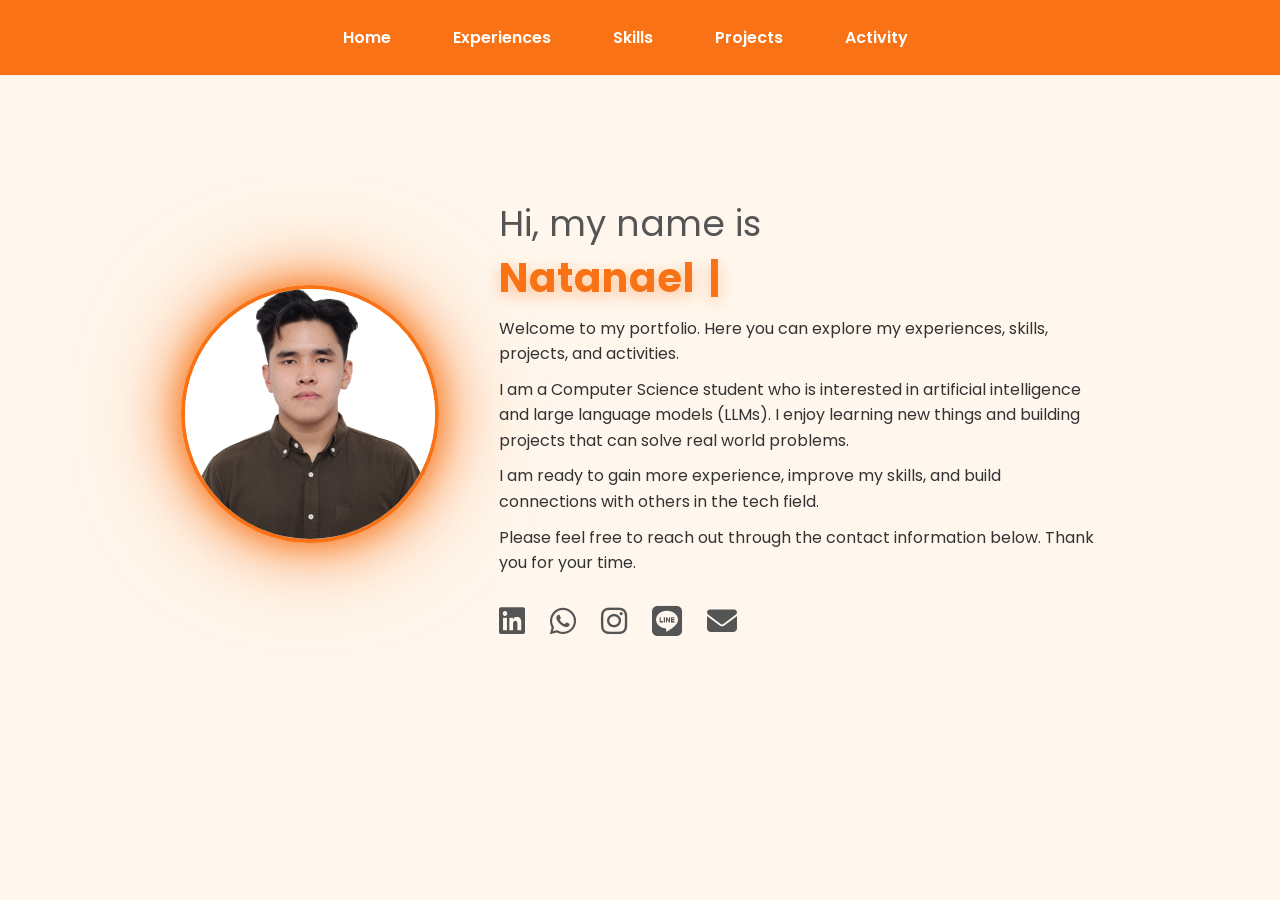
<file: index.html>
<!DOCTYPE html>
<html lang="en">
<!-- <head>
  <meta charset="UTF-8">
  <title>Natanael Portfolio</title> -->
  
<head>
  <meta charset="UTF-8">
  <meta name="viewport" content="width=device-width, initial-scale=1.0">
  <title>Natanael Portfolio</title>






  <link href="https://fonts.googleapis.com/css2?family=Poppins:wght@300;400;600;700&display=swap" rel="stylesheet">

  <link rel="stylesheet" href="style.css">
  <link rel="stylesheet" href="https://cdnjs.cloudflare.com/ajax/libs/font-awesome/6.5.0/css/all.min.css">
</head>

<body>



<div id="mobile-popup" class="popup">
  <div class="popup-content">
    <p>For the best experience, please open this website on a laptop or desktop.</p>
    <button onclick="closePopup()">Got it</button>
  </div>
</div>


<nav>
  <ul class="navbar">
    <li><a href="index.html" class="nav-link">Home</a></li>
    <li><a href="experience.html" class="nav-link">Experiences</a></li>
    <li><a href="skills.html" class="nav-link">Skills</a></li>
    <li><a href="projects.html" class="nav-link">Projects</a></li>
    <li><a href="activity.html" class="nav-link">Activity</a></li>

    <div class="nav-indicator"></div>
</ul>
</nav>

<header class="hero">

  <div class="hero-left">
    <img src="foto.JPG" alt="profile" class="hero-img">
  </div>

  <div class="hero-right">
    <h1>
      <span class="intro">Hi, my name is</span><br>
      <span class="highlight" id="typing"></span>
    </h1>

    <p>
 Welcome to my portfolio. Here you can explore my experiences, skills, 
  projects, and activities.
</p>

<p>

  I am a Computer Science student who is interested in artificial intelligence 
  and large language models (LLMs). I enjoy learning new things and building 
  projects that can solve real world problems.
</p>
<p>
  I am ready to gain more experience, improve my skills, and build connections 
  with others in the tech field.
</p>

<p>
 Please feel free to reach out through the contact information below. Thank you for your time.

    <div class="social-icons">

  <!-- LinkedIn -->
  <a href="https://www.linkedin.com/in/natanael-vito-andriko-4373a333b/" target="_blank" rel="noopener noreferrer">
    <i class="fab fa-linkedin"></i>
  </a>

  <!-- WhatsApp -->
  <a href="https://wa.me/628122576633" target="_blank" rel="noopener noreferrer">
    <i class="fab fa-whatsapp"></i>
  </a>

  <!-- Instagram -->
  <a href="https://www.instagram.com/vitoandriko" target="_blank" rel="noopener noreferrer">
    <i class="fab fa-instagram"></i>
  </a>

  <!-- LINE -->
  <a href="https://line.me/ti/p/~vitoandriko" target="_blank" rel="noopener noreferrer">
    <i class="fab fa-line"></i>
  </a>

  <!-- Gmail -->
  <a href="mailto:vitoandriko@gmail.com">
    <i class="fas fa-envelope"></i>
  </a>

</div>

  </div>

</header>
<script>
const text = "Natanael Vito Andriko";
let i = 0;

// function typing() {
//   if (i < text.length) {
//     document.getElementById("typing").innerHTML += text.charAt(i);
//     i++;
//     setTimeout(typing, 150);
//   }
// }

// typing();

function startTyping() {
  const text = "Natanael Vito Andriko";
  let i = 0;

  function typing() {
    if (i < text.length) {
      document.getElementById("typing").innerHTML += text.charAt(i);
      i++;
      setTimeout(typing, 150);
    }
  }

  typing();
}


</script>

<script>
const links = document.querySelectorAll('.navbar a');

links.forEach(link => {
  link.addEventListener('click', function(e) {
    const circle = document.createElement("span");
    const diameter = Math.max(this.clientWidth, this.clientHeight);
    const radius = diameter / 2;

    circle.style.width = circle.style.height = `${diameter}px`;
    circle.style.left = `${e.clientX - this.getBoundingClientRect().left - radius}px`;
    circle.style.top = `${e.clientY - this.getBoundingClientRect().top - radius}px`;

    this.appendChild(circle);

    setTimeout(() => circle.remove(), 800);
  });
});
</script>


<div class="cursor"></div>

<script>
const cursor = document.querySelector(".cursor");

let mouseX = 0;
let mouseY = 0;

let currentX = 0;
let currentY = 0;

document.addEventListener("mousemove", (e) => {
  mouseX = e.clientX;
  mouseY = e.clientY;
});

function animate() {
  currentX += (mouseX - currentX) * 0.15;
  currentY += (mouseY - currentY) * 0.15;

  cursor.style.left = currentX + "px";
  cursor.style.top = currentY + "px";

  requestAnimationFrame(animate);
}

animate();
</script>







<!-- <script>
function closePopup() {
  document.getElementById("mobile-popup").style.display = "none";
}

// cek kalau HP
window.addEventListener("load", () => {
  if (screen.width <= 768) {
    document.getElementById("mobile-popup").style.display = "flex";
  }
});
</script> -->


<script>
// function closePopup() {
//   const popup = document.getElementById("mobile-popup");
//   popup.classList.remove("show");

//   setTimeout(() => {
//     popup.style.display = "none";
//   }, 400);
// }


// function closePopup() {
//   const popup = document.getElementById("mobile-popup");
//   popup.classList.remove("show");

//   setTimeout(() => {
//     popup.style.display = "none";
//     startTyping(); // 🔥 INI PENTING
//   }, 400);
// }


function closePopup() {
  const popup = document.getElementById("mobile-popup");

  popup.classList.remove("show");

  sessionStorage.setItem("seenPopup", "true");

  setTimeout(() => {
  popup.style.display = "none";
  startTyping(); // 🔥 TAMBAH INI
}, 400);
}



// window.addEventListener("load", () => {
//   if (screen.width <= 768) {
//     const popup = document.getElementById("mobile-popup");
//     popup.style.display = "flex";

//     setTimeout(() => {
//       popup.classList.add("show");
//     }, 10);
//   } else {
//     startTyping(); // 🔥 biar desktop langsung jalan
//   }
// });

// window.addEventListener("load", () => {
//   const popup = document.getElementById("mobile-popup");

//   const seen = localStorage.getItem("seenPopup");

//   if (window.innerWidth <= 768 && !seen) {
//     popup.style.display = "flex";

//     setTimeout(() => {
//       popup.classList.add("show");
//     }, 10);
//   }
// });



// window.addEventListener("load", () => {
//   const popup = document.getElementById("mobile-popup");
//   const seen = localStorage.getItem("seenPopup");

//   if (window.innerWidth <= 768 && !seen) {
//     popup.style.display = "flex";

//     setTimeout(() => {
//       popup.classList.add("show");
//     }, 10);
//   } else {
//     startTyping(); // 🔥 INI YANG LO KURANG
//   }
// });




//   const isReload = performance.navigation.type === 1;

//   // reset kalau refresh
//   if (isReload) {
//     sessionStorage.removeItem("seenPopup");
//   }

//   const seen = sessionStorage.getItem("seenPopup");

//   const isMobile = window.innerWidth <= 768;

//   if (isMobile && !seen) {
//     popup.style.display = "flex";

//     setTimeout(() => {
//       popup.classList.add("show");
//     }, 50);
//   } else {
//     startTyping();
//   }
// });



  // const seen = sessionStorage.getItem("seenPopup");




// INI YANG BENERRRRRRRRRRRRRR

// window.addEventListener("DOMContentLoaded", () => {
//   const popup = document.getElementById("mobile-popup");
// const navType = performance.getEntriesByType("navigation")[0].type;
// const seen = sessionStorage.getItem("seenPopup");

// // kalau refresh → reset popup
// if (navType === "reload") {
//   sessionStorage.removeItem("seenPopup");
// }


//   const isMobile = window.innerWidth <= 768 || navigator.userAgent.includes("Mobile");

//   console.log("isMobile:", isMobile);

//   if (isMobile && !seen) {
//     popup.style.display = "flex";

//     setTimeout(() => {
//       popup.classList.add("show");
//     }, 50);
//   } else {
//     startTyping();
//   }



// SAMPE SINIIIIIIIII



// const navType = performance.getEntriesByType("navigation")[0].type;

// // 🔥 1. HAPUS DULU kalau reload
// if (navType === "reload") {
//   sessionStorage.removeItem("seenPopup");
// }

// // 🔥 2. BARU AMBIL
// const seen = sessionStorage.getItem("seenPopup");

// const isMobile = window.innerWidth <= 768;

// if (isMobile && !seen) {
//   popup.style.display = "flex";

//   setTimeout(() => {
//     popup.classList.add("show");
//   }, 50);
// } else {
//   startTyping();
// }


window.addEventListener("DOMContentLoaded", () => {
  const popup = document.getElementById("mobile-popup");

  // 🔥 detect reload / navigation
  let navType = "navigate";

  const navEntry = performance.getEntriesByType("navigation")[0];
  if (navEntry) {
    navType = navEntry.type;
  } else if (performance.navigation) {
    navType = performance.navigation.type === 1 ? "reload" : "navigate";
  }

  console.log("navType:", navType);

  // 🔥 kalau refresh → reset popup
  if (navType === "reload") {
    sessionStorage.removeItem("seenPopup");
  }

  const seen = sessionStorage.getItem("seenPopup");

  // 🔥 sementara paksa TRUE biar pasti muncul di devtools
  const isMobile = window.innerWidth <= 768 || navigator.userAgent.includes("Mobile");

  if (isMobile && !seen) {
    popup.style.display = "flex";

    setTimeout(() => {
      popup.classList.add("show");
    }, 50);
  } else {
    startTyping();
  }
});

</script>



</body>

</html>
</file>
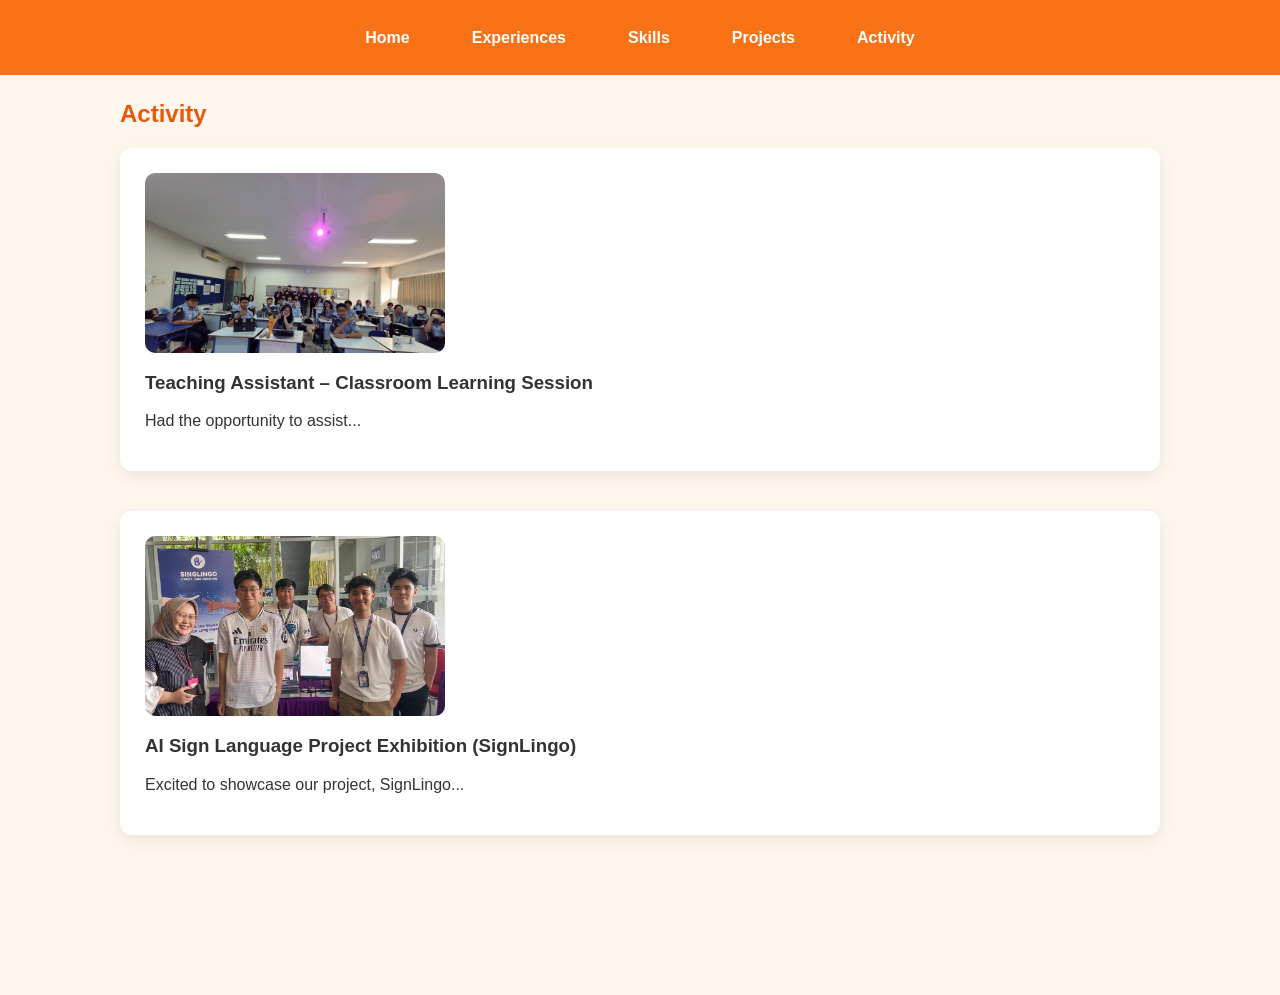
<file: activity.html>
<!DOCTYPE html>
<html lang="en">
<head>
  <meta charset="UTF-8">
  <meta name="viewport" content="width=device-width, initial-scale=1.0">
  <title>Activity</title>
  <link rel="stylesheet" href="style.css">
</head>
<body>

<nav>
  <ul class="navbar">
    <li><a href="index.html">Home</a></li>
    <li><a href="experience.html">Experiences</a></li>
    <li><a href="skills.html">Skills</a></li>
    <li><a href="projects.html">Projects</a></li>
    <li><a href="activity.html">Activity</a></li>
  </ul>
</nav>

<section class="page">
  <h2>Activity
  </h2>

  <div class="project-card" onclick="toggleProject(this)">

  <div class="project-images">
    <img src="activity.jpeg" class="project-img">
  </div>

  <h3>Teaching Assistant – Classroom Learning Session</h3>

<p class="short-text">
  Had the opportunity to assist...
</p>

<p class="full-text">
  Had the opportunity to assist in a classroom learning session at Athalia School BSD.
  During the session, I helped guide students through learning activities and interacted 
  with them in a friendly and supportive way. Creating a comfortable and positive 
  atmosphere helped students stay engaged and enjoy the learning process.
  This experience strengthened my communication, teamwork, and mentoring 
  skills while working with younger students.
</p>

</div>


<div class="project-card" onclick="toggleProject(this)">

  <div class="project-images">
    <img src="signlingo.jpeg" class="project-img">
  </div>

  <h3>AI Sign Language Project Exhibition (SignLingo)</h3>

  <p class="short-text">
    Excited to showcase our project, SignLingo...
  </p>

  <p class="full-text">
    Excited to showcase our project, SignLingo, during a technology exhibition.
    SignLingo is an AI-powered sign language learning platform designed to help 
    users learn sign language through interactive lessons, quizzes, and gesture recognition.
    During the exhibition, we demonstrated how the system works and explained how 
    AI can be used to recognize hand gestures and support accessible learning.
    It was a great experience presenting the project and discussing the technology 
    behind it with visitors.
  </p>

</div>


</section>
<script>
document.querySelectorAll("a").forEach(link => {
  link.addEventListener("click", function(e) {
    if (this.href && this.href.includes(".html")) {
      e.preventDefault();

      document.body.classList.add("fade-out");

      setTimeout(() => {
        window.location = this.href;
      }, 300);
    }
  });
});
</script>
<div class="cursor"></div>

<script>
const cursor = document.querySelector(".cursor");

let mouseX = 0;
let mouseY = 0;

let currentX = 0;
let currentY = 0;

document.addEventListener("mousemove", (e) => {
  mouseX = e.clientX;
  mouseY = e.clientY;
});

function animate() {
  currentX += (mouseX - currentX) * 0.15;
  currentY += (mouseY - currentY) * 0.15;

  cursor.style.left = currentX + "px";
  cursor.style.top = currentY + "px";

  requestAnimationFrame(animate);
}

animate();
</script>

<script>
window.addEventListener("scroll", () => {
  const nav = document.querySelector("nav");

  if (window.scrollY > 50) {
    nav.classList.add("shrink");
  } else {
    nav.classList.remove("shrink");
  }
});
</script>

<script>
const reveals = document.querySelectorAll(".reveal");

window.addEventListener("scroll", () => {
  reveals.forEach(el => {
    const top = el.getBoundingClientRect().top;
    const windowHeight = window.innerHeight;

    if (top < windowHeight - 100) {
      el.classList.add("active");
    }
  });
});
</script>


<script>
window.addEventListener("load", () => {
  const loader = document.getElementById("loader");

  loader.style.opacity = "0";

  setTimeout(() => {
    loader.style.display = "none";
  }, 500);
});
</script>

</body>
</html>
</file>
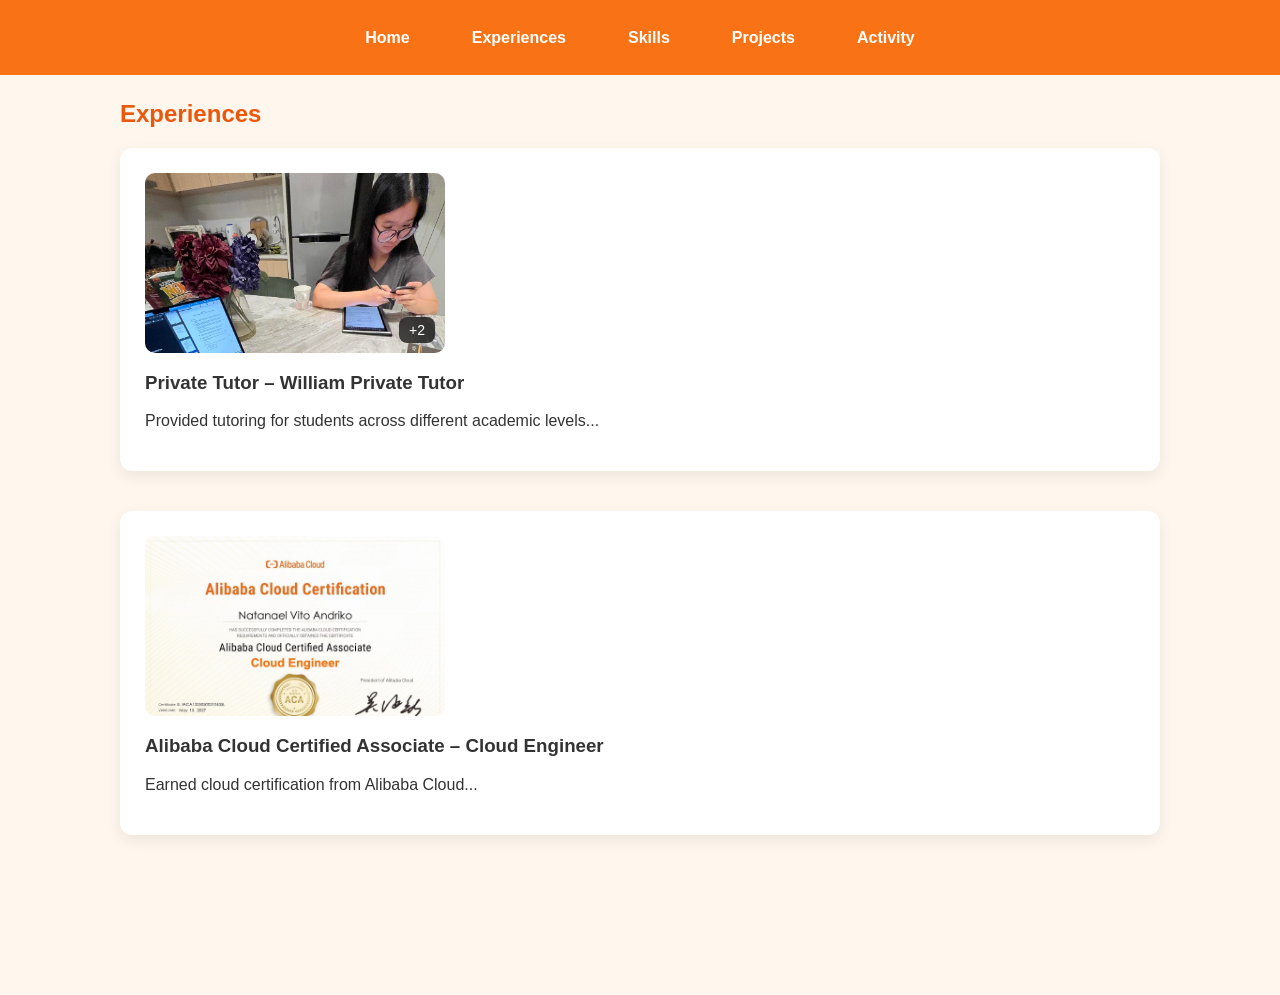
<file: experience.html>
<!DOCTYPE html>
<html lang="en">
<head>
  <meta charset="UTF-8">
  <meta name="viewport" content="width=device-width, initial-scale=1.0">
  <title>Experience</title>
  <link rel="stylesheet" href="style.css">
</head>
<body class="experience-page">

  
<!-- <nav>
  <ul class="navbar">
    <li><a href="index.html">Home</a></li>
    <li><a href="experience.html">Experience</a></li>
    <li><a href="skills.html">Skills</a></li>
    <li><a href="projects.html">Projects</a></li>
    <li><a href="activity.html">Activity</a></li>
  </ul>
</nav> -->

<nav>
  <ul class="navbar">
    <li><a href="index.html" class="nav-link">Home</a></li>
    <li><a href="experience.html" class="nav-link">Experiences</a></li>
    <li><a href="skills.html" class="nav-link">Skills</a></li>
    <li><a href="projects.html" class="nav-link">Projects</a></li>
    <li><a href="activity.html" class="nav-link">Activity</a></li>


</ul>
<div class="nav-indicator"></div>
</nav>




<section class="page">
  <h2>Experiences</h2>

  <div class="project-card ">

   <div class="project-images">
    <img src="les1.jpeg" class="project-img">
    <img src="les2.jpeg" class="project-img extra-img img2">
    <img src="les3.jpeg" class="project-img extra-img img3">
    <div class="more-img">+2</div>
    
  </div>

  <h3>Private Tutor – William Private Tutor</h3>

  <p class="short-text">
    Provided tutoring for students across different academic levels...
  </p>

  <p class="full-text">
    Provided private tutoring for elementary, middle school, and high school students. 
  Assisted students in understanding school materials, completing assignments, 
  and improving their learning confidence.
  </p>

  <p class="full-text">
  Developed strong communication, patience, and interpersonal skills while 
  working with students of different academic levels.
  </p>

</div>



<div class="project-card">

  <div class="project-images">
    <img src="alibaba.jpeg" class="project-img">
  </div>

  <h3>Alibaba Cloud Certified Associate – Cloud Engineer</h3>

  <p class="short-text">
    Earned cloud certification from Alibaba Cloud...
  </p>

  <p class="full-text">
    Earned the Alibaba Cloud Certified Associate (ACA) – Cloud Engineer certification. 
    This certification proves my understanding of cloud computing concepts, 
    including cloud services, infrastructure, and deployment.
  </p>

  <p class="full-text">
    Issued: May 2025  

  </p>

    <p class="full-text">
    Expires: May 2027  
  </p>

    <p class="full-text">

    Credential ID: IACA13250500210435L
  </p>


</div>


</section>
<script>
document.querySelectorAll("a").forEach(link => {
  link.addEventListener("click", function(e) {
    if (this.href && this.href.includes(".html")) {
      e.preventDefault();

      document.body.classList.add("fade-out");

      setTimeout(() => {
        window.location = this.href;
      }, 300);
    }
  });
});
</script>

<div class="cursor"></div>

<script>
const cursor = document.querySelector(".cursor");

let mouseX = 0;
let mouseY = 0;

let currentX = 0;
let currentY = 0;

document.addEventListener("mousemove", (e) => {
  mouseX = e.clientX;
  mouseY = e.clientY;
});

function animate() {
  currentX += (mouseX - currentX) * 0.15;
  currentY += (mouseY - currentY) * 0.15;

  cursor.style.left = currentX + "px";
  cursor.style.top = currentY + "px";

  requestAnimationFrame(animate);
}

animate();
</script>

<script>
window.addEventListener("scroll", () => {
  const nav = document.querySelector("nav");

  if (window.scrollY > 50) {
    nav.classList.add("shrink");
  } else {
    nav.classList.remove("shrink");
  }
});
</script>



<script>
const reveals = document.querySelectorAll(".reveal");

function revealElements() {
  reveals.forEach(el => {
    const top = el.getBoundingClientRect().top;
    const windowHeight = window.innerHeight;

    if (top < windowHeight - 100) {
      el.classList.add("active");
    }
  });
}

</script>


</body>
</html>
</file>
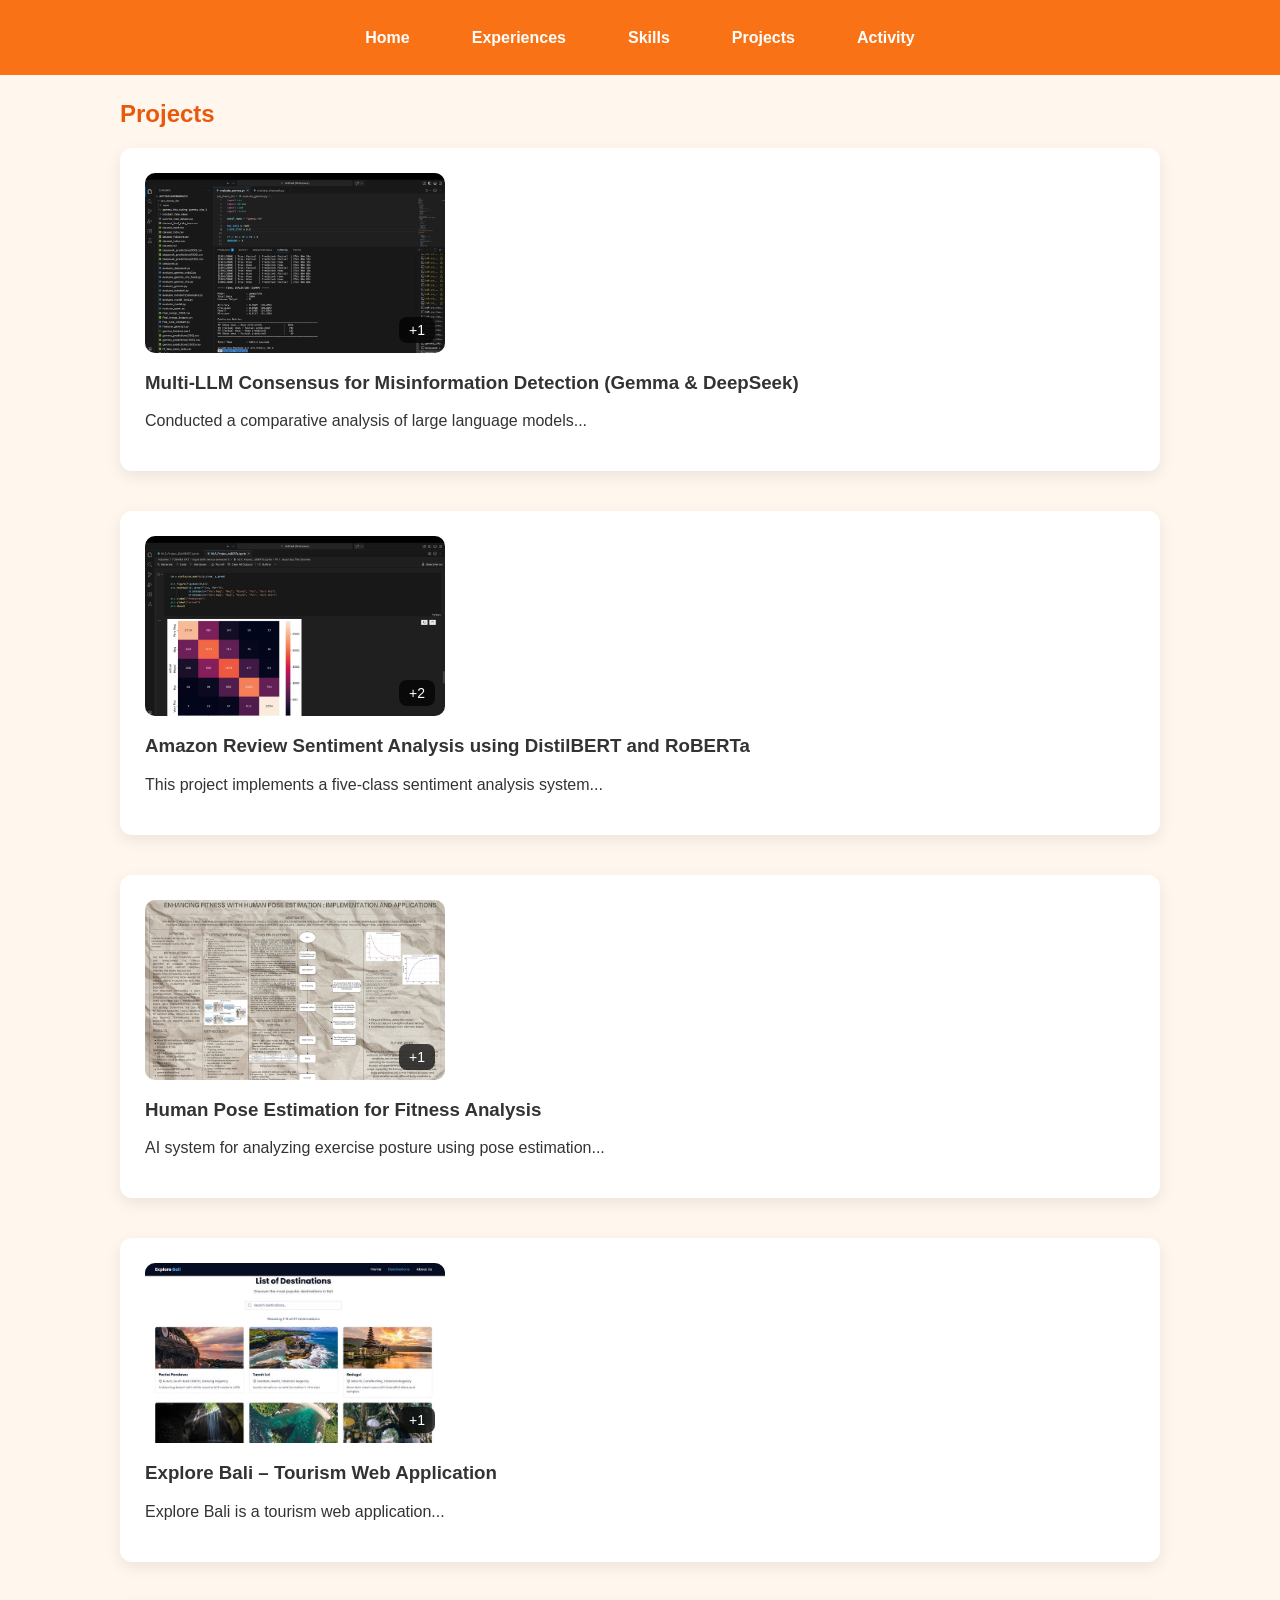
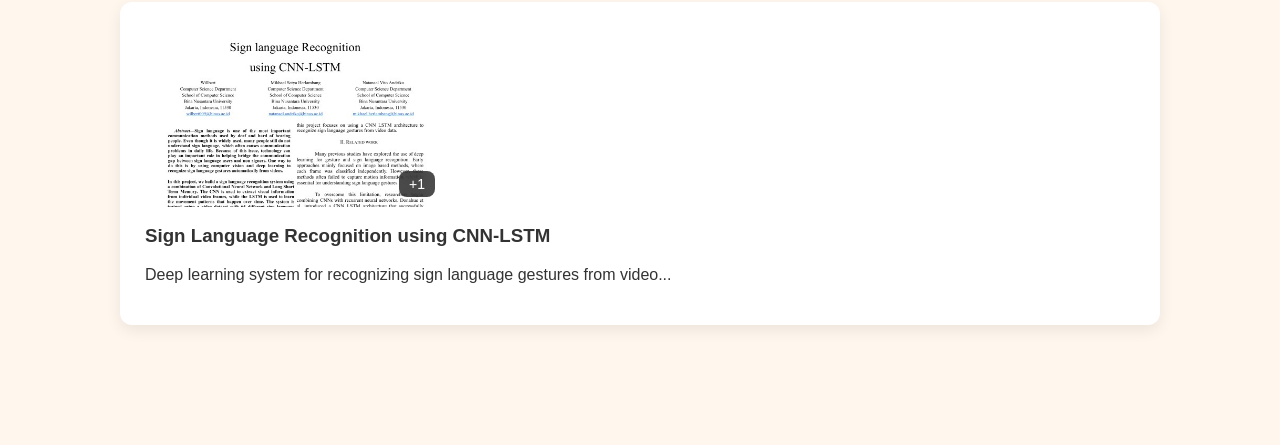
<file: projects.html>
<!DOCTYPE html>
<html lang="en">
<head>
  <meta charset="UTF-8">
  <meta name="viewport" content="width=device-width, initial-scale=1.0">
  <title>Projects</title>
  <link rel="stylesheet" href="style.css">
</head>
<body>

<nav>
  <ul class="navbar">
    <li><a href="index.html">Home</a></li>
    <li><a href="experience.html">Experiences</a></li>
    <li><a href="skills.html">Skills</a></li>
    <li><a href="projects.html">Projects</a></li>
    <li><a href="activity.html">Activity</a></li>
  </ul>
</nav>

<section class="page">
  <h2>Projects</h2>

  <div class="project-card" onclick="toggleProject(this)">

  <div class="project-images">
  <img src="gemma.jpeg" class="project-img">
  <img src="deepseek.jpeg" class="project-img extra-img">
  <div class="more-img">+1</div>
</div>

  <h3>Multi-LLM Consensus for Misinformation Detection (Gemma & DeepSeek)</h3>

  <p class="short-text">
    Conducted a comparative analysis of large language models...
  </p>

  <p class="full-text">
    Conducted a comparative analysis of large language models (Gemma and DeepSeek) 
    to detect misinformation in textual data. Designed structured prompts to 
    evaluate linguistic and factual inconsistencies in news statements. 
    Compared model responses to analyze reasoning patterns, classification consistency, 
    and reliability in identifying potentially misleading or false information.
  </p>

</div>


<div class="project-card" onclick="toggleProject(this)">

  <div class="project-images">
    <img src="roberta.jpeg" class="project-img">
    <img src="distillbert.jpeg" class="project-img extra-img img2">
    <img src="paper.jpeg" class="project-img extra-img img3">
    <div class="more-img">+2</div>
  </div>

  <h3>Amazon Review Sentiment Analysis using DistilBERT and RoBERTa</h3>

<p class="short-text">
  This project implements a five-class sentiment analysis system...
</p>

<p class="full-text">
  This project implements a five-class sentiment analysis system using the Amazon Reviews dataset. 
  Unlike traditional binary sentiment classification, this system classifies reviews into five categories: 
  Very Negative, Negative, Mixed, Positive, and Very Positive to capture more nuanced customer opinions.
</p>

<p class="full-text">
  The project applies transformer-based NLP models including DistilBERT and RoBERTa for text classification. 
  The dataset was preprocessed through noise filtering, label conversion, tokenization, and data balancing 
  before training. Model performance was evaluated using accuracy and macro F1-score to compare the 
  effectiveness of the transformer architectures.
</p>

<p class="full-text">
  GitHub: 
  <a href="https://github.com/Vitoandriko5/amazon-sentiment-analysis-transformers" target="_blank" class="github-link">
    View Repository 
  </a>
</p>

</div>




<div class="project-card" onclick="toggleProject(this)">

  <div class="project-images">
    <img src="pose 1.jpeg" class="project-img">
    <img src="pose 2.png" class="project-img img2">
    <div class="more-img">+1</div>
  </div>

  <h3>Human Pose Estimation for Fitness Analysis</h3>

  <p class="short-text">
    AI system for analyzing exercise posture using pose estimation...
  </p>

  <p class="full-text">
    Developed a computer vision-based system for analyzing exercise posture using human pose estimation techniques. 
    The system detects key body joints in real time to evaluate body movement during workouts.
  </p>

  <p class="full-text">
    By identifying incorrect posture, the system helps users improve exercise form and reduce the risk of injury. 
    This project demonstrates the application of deep learning and computer vision in fitness and health-related scenarios.
  </p>

</div>


<div class="project-card" onclick="toggleProject(this)">

  <div class="project-images">
    <img src="bali1.jpeg" class="project-img">
    <img src="bali2.jpeg" class="project-img img2">
    <div class="more-img">+1</div>
  </div>

  <h3>Explore Bali – Tourism Web Application</h3>

<p class="short-text">
  Explore Bali is a tourism web application...
</p>

<p class="full-text">
  Explore Bali is a tourism web application that helps users discover 
  destinations in Bali through interactive maps, images, and multimedia content. 
  The project was developed using Next.js, and Tailwind CSS to 
  create a modern and user-friendly web experience.
</p>

<p class="full-text">
  Live Demo: 
  <a href="https://explorebali.vercel.app" target="_blank" class="github-link">
    View Website 
  </a>
</p>

<p class="full-text">
  GitHub: 
  <a href="https://github.com/Vitoandriko5/explore-bali" target="_blank" class="github-link">
    View Repository 
  </a>
</p>

</div>



<div class="project-card" onclick="toggleProject(this)">

  <div class="project-images">
    <img src="sign-language1.jpeg" class="project-img">
    <img src="sign-language2.jpeg" class="project-img img2">
    <div class="more-img">+1</div>
  </div>

  <h3>Sign Language Recognition using CNN-LSTM</h3>

  <p class="short-text">
    Deep learning system for recognizing sign language gestures from video...
  </p>

  <p class="full-text">
    Developed a deep learning based sign language recognition 
    system using a CNN LSTM architecture to classify hand gestures 
    from video sequences. The model uses MobileNetV2 to extract visual 
    features from individual frames and an LSTM network to learn temporal 
    motion patterns across video frames.
  </p>

  <p class="full-text">
  The system was trained on a dataset containing 3200 
  video samples across 64 sign language classes. Data preprocessing 
  included frame extraction, resizing, normalization, and data augmentation 
  techniques such as flipping, brightness adjustment, and rotation.
</p>

<p class="full-text">
  The final model achieved approximately 89.7% test accuracy, 
  demonstrating the effectiveness of combining CNN feature extraction 
  with temporal sequence modeling for video-based gesture recognition.
</p>

<p class="full-text">
  GitHub:
  <a href="https://github.com/Vitoandriko5/sign-language-recognition-cnn-lstm" target="_blank" class="github-link">
    View Repository 
  </a>
</p>

</div>





<script>
function toggleProject(card) {
  const allCards = document.querySelectorAll(".project-card");

  allCards.forEach(c => {
    if (c !== card) {
      c.classList.remove("active");
    }
  });

  card.classList.toggle("active");
}
</script>








<script>
document.querySelectorAll("a").forEach(link => {
  link.addEventListener("click", function(e) {
    if (this.href && this.href.includes(".html")) {
      e.preventDefault();

      document.body.classList.add("fade-out");

      setTimeout(() => {
        window.location = this.href;
      }, 300);
    }
  });
});
</script>
<div class="cursor"></div>

<script>
const cursor = document.querySelector(".cursor");

let mouseX = 0;
let mouseY = 0;

let currentX = 0;
let currentY = 0;

document.addEventListener("mousemove", (e) => {
  mouseX = e.clientX;
  mouseY = e.clientY;
});

function animate() {
  currentX += (mouseX - currentX) * 0.15;
  currentY += (mouseY - currentY) * 0.15;

  cursor.style.left = currentX + "px";
  cursor.style.top = currentY + "px";

  requestAnimationFrame(animate);
}

animate();
</script>

<script>
window.addEventListener("scroll", () => {
  const nav = document.querySelector("nav");

  if (window.scrollY > 50) {
    nav.classList.add("shrink");
  } else {
    nav.classList.remove("shrink");
  }
});
</script>

<script>
const reveals = document.querySelectorAll(".reveal");

window.addEventListener("scroll", () => {
  reveals.forEach(el => {
    const top = el.getBoundingClientRect().top;
    const windowHeight = window.innerHeight;

    if (top < windowHeight - 100) {
      el.classList.add("active");
    }
  });
});
</script>

<script>
window.addEventListener("load", () => {
  const loader = document.getElementById("loader");

  loader.style.opacity = "0";

  setTimeout(() => {
    loader.style.display = "none";
  }, 500);
});
</script>

</body>
</html>
</file>
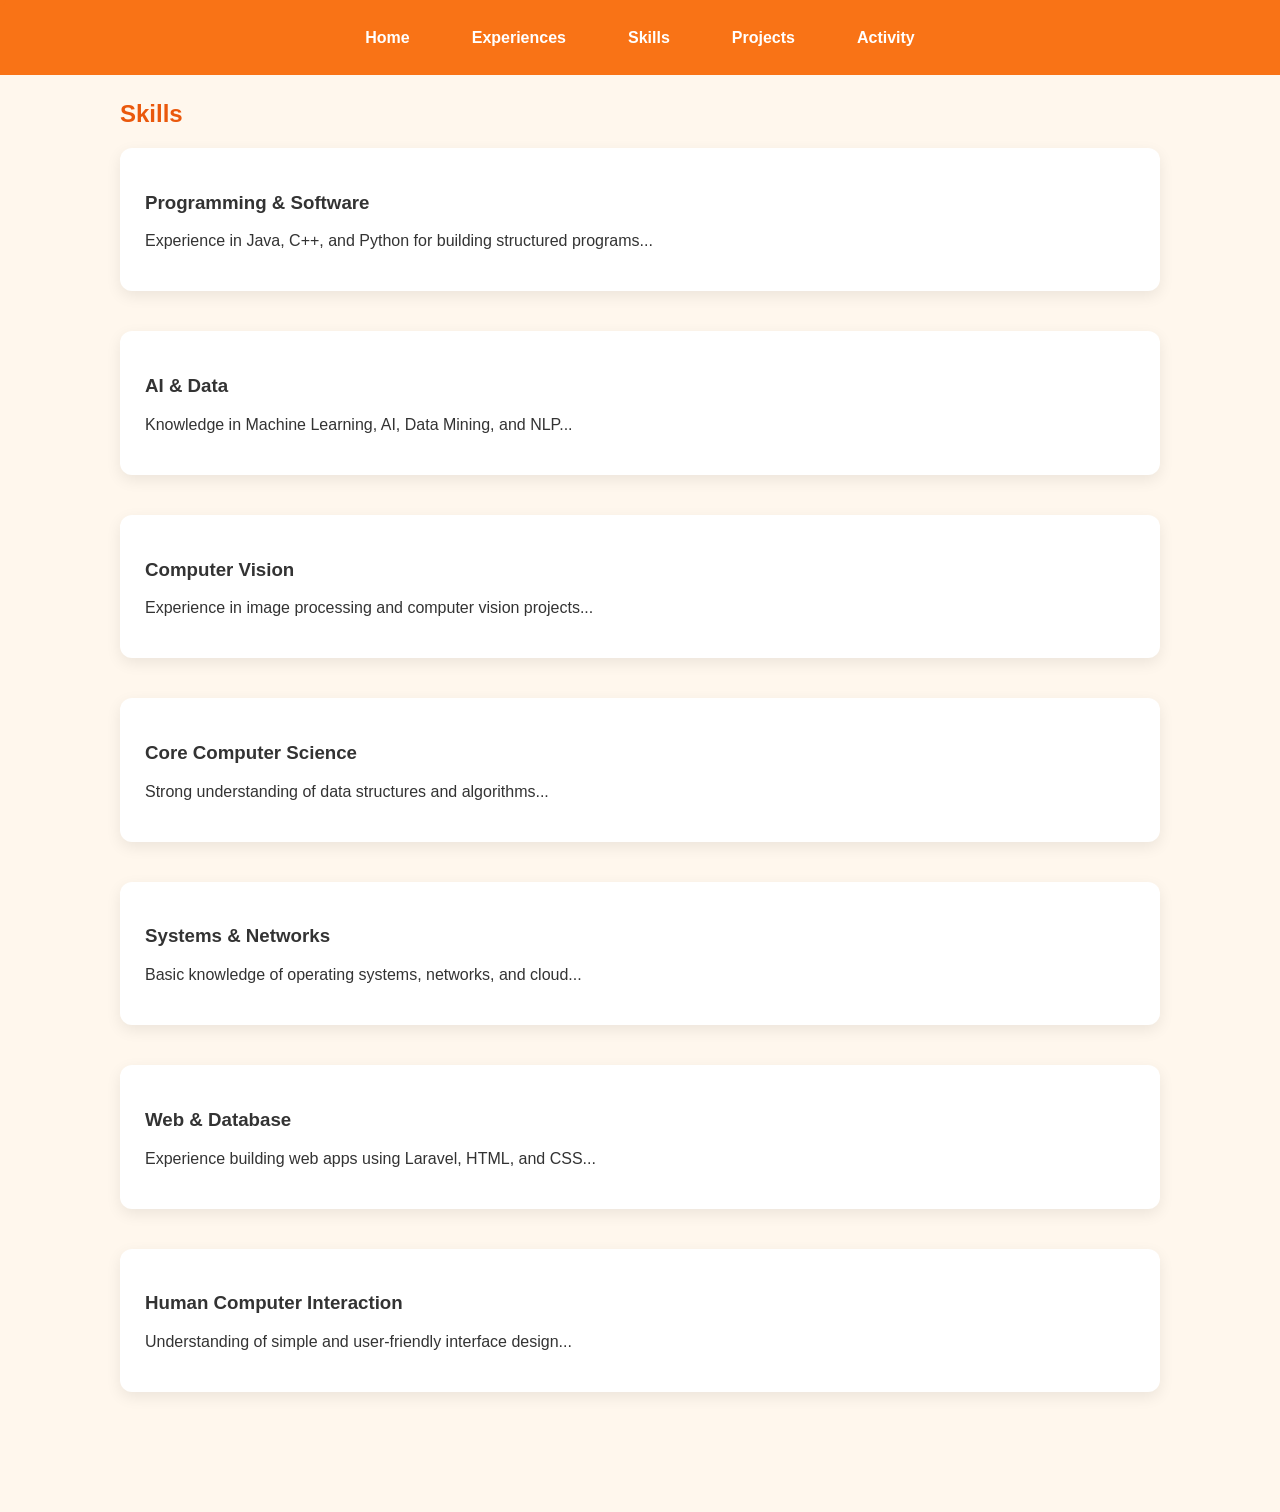
<file: skills.html>
<!DOCTYPE html>
<html lang="en">
<head>
  <meta charset="UTF-8">
  <meta name="viewport" content="width=device-width, initial-scale=1.0">
  <title>Skills</title>
  <link rel="stylesheet" href="style.css">
</head>
<body>

<nav>
  <ul class="navbar">
    <li><a href="index.html">Home</a></li>
    <li><a href="experience.html">Experiences</a></li>
    <li><a href="skills.html">Skills</a></li>
    <li><a href="projects.html">Projects</a></li>
    <li><a href="activity.html">Activity</a></li>
  </ul>
</nav>

<section class="page">
  <h2>Skills</h2>

  <div class="project-card" onclick="toggleProject(this)">

  <h3>Programming & Software</h3>

  <p class="short-text">
    Experience in Java, C++, and Python for building structured programs...
  </p>

  <p class="full-text">
    I have experience in programming using Java, C++, and Python. 
    These skills are implemented through subjects like Algorithm Programming 
    and Object-Oriented Programming, where I learned how to build structured 
    and logical programs. I also used these languages in my projects to solve 
    different types of problems.
  </p>

</div>

<div class="project-card">

  <h3>AI & Data</h3>

  <p class="short-text">
    Knowledge in Machine Learning, AI, Data Mining, and NLP...
  </p>

  <p class="full-text">
    I have skills in Machine Learning, Artificial Intelligence, Data Mining, 
    and Natural Language Processing. These are implemented from subjects like 
    Machine Learning and Data Mining, and I applied them in projects such as 
    sentiment analysis, misinformation detection, and text classification.
  </p>

</div>

<div class="project-card">

  <h3>Computer Vision</h3>

  <p class="short-text">
    Experience in image processing and computer vision projects...
  </p>

  <p class="full-text">
    I have experience in Computer Vision and image processing. These skills 
    are implemented from Computer Vision and Multimedia Systems, and I used 
    them in projects like pose estimation and sign language recognition.
  </p>

</div>

<div class="project-card">

  <h3>Core Computer Science</h3>

  <p class="short-text">
    Strong understanding of data structures and algorithms...
  </p>

  <p class="full-text">
    I understand core concepts like Data Structures and Algorithm Design & Analysis. 
    These are implemented from subjects like Data Structures and Algorithm Design Analysis, 
    which helped me improve my logic, efficiency, and problem-solving skills.
  </p>

</div>

<div class="project-card">

  <h3>Systems & Networks</h3>

  <p class="short-text">
    Basic knowledge of operating systems, networks, and cloud...
  </p>

  <p class="full-text">
    I have basic knowledge of Operating Systems, Computer Networks, and Cloud Infrastructure. 
    These skills are implemented from related subjects, helping me understand how systems 
    and networks work in real environments.
  </p>

</div>

<div class="project-card">

  <h3>Web & Database</h3>

  <p class="short-text">
    Experience building web apps using Laravel, HTML, and CSS...
  </p>

  <p class="full-text">
    I have experience in web development using HTML, CSS, and Laravel, 
    as well as working with databases. These skills are implemented from 
    Web Programming and Database Technology, and I used them to build 
    simple and interactive web applications.
  </p>

</div>

<div class="project-card">

  <h3>Human Computer Interaction</h3>

  <p class="short-text">
    Understanding of simple and user-friendly interface design...
  </p>

  <p class="full-text">
    I understand the basics of designing user-friendly interfaces. 
    These skills are implemented from Human and Computer Interaction, 
    helping me create simple and easy-to-use designs in my projects.
  </p>

</div>

</section>
<script>
document.querySelectorAll("a").forEach(link => {
  link.addEventListener("click", function(e) {
    if (this.href && this.href.includes(".html")) {
      e.preventDefault();

      document.body.classList.add("fade-out");

      setTimeout(() => {
        window.location = this.href;
      }, 300);
    }
  });
});
</script>

<div class="cursor"></div>

<script>
const cursor = document.querySelector(".cursor");

let mouseX = 0;
let mouseY = 0;

let currentX = 0;
let currentY = 0;

document.addEventListener("mousemove", (e) => {
  mouseX = e.clientX;
  mouseY = e.clientY;
});

function animate() {
  currentX += (mouseX - currentX) * 0.15;
  currentY += (mouseY - currentY) * 0.15;

  cursor.style.left = currentX + "px";
  cursor.style.top = currentY + "px";

  requestAnimationFrame(animate);
}

animate();
</script>
<script>
window.addEventListener("scroll", () => {
  const nav = document.querySelector("nav");

  if (window.scrollY > 50) {
    nav.classList.add("shrink");
  } else {
    nav.classList.remove("shrink");
  }
});
</script>

<script>
const reveals = document.querySelectorAll(".reveal");

window.addEventListener("scroll", () => {
  reveals.forEach(el => {
    const top = el.getBoundingClientRect().top;
    const windowHeight = window.innerHeight;

    if (top < windowHeight - 100) {
      el.classList.add("active");
    }
  });
});
</script>

<script>
window.addEventListener("load", () => {
  const loader = document.getElementById("loader");

  loader.style.opacity = "0";

  setTimeout(() => {
    loader.style.display = "none";
  }, 500);
});
</script>

</body>
</html>
</file>
<file: style.css>
body {
  overflow-x: hidden;
}
body {
  font-family: 'Poppins', sans-serif;
  background-color: #fff7ed;
  color: #333333;
  margin: 0;
}

h1 {
  font-weight: 700;
  color: #f97316;
  animation: fadeIn 2s ease;
}

h2 {
  color: #ea580c;
}

p {
  font-weight: 400;
  animation: fadeIn 2.5s ease;
}

html {
  scroll-behavior: smooth;
}

.cursor {
  position: fixed;
  width: 12px;
  height: 12px;
  background: #f97316;
  border-radius: 50%;
  pointer-events: none;
  z-index: 9999;
  transform: translate(-50%, -50%);
}

nav {
  position: fixed;
  top: 0;
  width: 100%;
  background: #f97316;
  height: 75px;
  display: flex;
  align-items: center;
  justify-content: center;
  z-index: 9999;
  transition: all 0.3s ease;
}

nav.shrink {
  height: 55px;
}


.navbar {
  display: flex;
  justify-content: center;
  list-style: none;
  gap: 30px;
  padding: 0;
  width: 100%;
  max-width: 1000px;
  margin: 0 auto;
}

.navbar a {
  text-decoration: none;
  color: white;
  font-weight: 600;
  padding: 8px 16px;
  border-radius: 8px;
  transition: 0.3s;
}


@media (max-width: 768px) {

  .navbar {
    justify-content: center;
    gap: 4px;
    padding: 0 8px;
  }

  .navbar::-webkit-scrollbar {
    display: none;
  }

  /* ✅ DEFAULT DULU */
  .navbar a {
  font-size: 14px;
  padding: 8px 10px;
  flex: none;
  text-align: center;
}


}




.navbar a:hover {
  background: white;
  color: #f97316;
}


/* MULAI INI BUAT HP */

.hero {
  display: flex;
  align-items: center;
  justify-content: center;
  gap: 60px;

  min-height: calc(100vh - 65px);
  margin-top: 0px;
}

@media (max-width: 768px) {
  nav {
    height: 65px;
  }

}




/* .hero-img {
  width: 250px;
  height: 250px;
  object-fit: cover;
  object-position: 50% 35%;
  border: 6px solid #f97316;
  border-radius: 50%;
  box-shadow: 0 10px 30px rgba(0,0,0,0.1);
} */

/* .hero-img {
  width: 250px;
  height: 250px;
  object-fit: cover;
  object-position: 50% 35%;
  border-radius: 50%;
  animation: fadeSlideUp 1s ease forwards;
  border: 4px solid #f97316;

  box-shadow:
    0 0 10px rgba(249, 115, 22, 0.6),
    0 0 25px rgba(249, 115, 22, 0.5),
    0 0 50px rgba(249, 115, 22, 0.4);

  transition: 0.3s;
} */

/* .hero-img {
  object-fit: cover;
  object-position: 50% 35%;
  border-radius: 50%;

  border: 4px solid #f97316;

  box-shadow:
    0 0 25px rgba(249, 115, 22, 0.8),
    0 0 50px rgba(249, 115, 22, 0.6),
    0 0 80px rgba(249, 115, 22, 0.4),
    0 0 120px rgba(249, 115, 22, 0.25);

  transition: all 0.5s ease;
  width: 250px;
  height: 250px;

  animation: float 6s ease-in-out infinite;
} */





.hero-img {
  object-fit: cover;
  object-position: 50% 35%;
  border-radius: 50%;
  border: 4px solid #f97316;

  animation: float 6s ease-in-out infinite, glowDesktop 2s ease-in-out infinite alternate;

  box-shadow:
    0 0 30px rgba(249,115,22,0.8),
    0 0 60px rgba(249,115,22,0.6),
    0 0 100px rgba(249,115,22,0.5);

  transition: all 0.5s ease;
  width: 250px;
  height: 250px;
}







@keyframes glowDesktop {
  from {
    box-shadow:
      0 0 25px rgba(249,115,22,0.7),
      0 0 50px rgba(249,115,22,0.6),
      0 0 80px rgba(249,115,22,0.5);
  }
  to {
    box-shadow:
      0 0 60px rgba(249,115,22,1),
      0 0 120px rgba(249,115,22,0.9),
      0 0 180px rgba(249,115,22,0.7),
      0 0 240px rgba(249,115,22,0.5);
  }
}




@keyframes float {
  0% {
    transform: translate(0px, 0px) rotate(0deg);
  }
  20% {
    transform: translate(12px, -15px) rotate(1.5deg);
  }
  40% {
    transform: translate(-10px, -30px) rotate(-1deg);
  }
  60% {
    transform: translate(15px, -20px) rotate(1deg);
  }
  80% {
    transform: translate(-8px, -10px) rotate(-0.5deg);
  }
  100% {
    transform: translate(0px, 0px) rotate(0deg);
  }
}

.hero-img:hover {
  transform: scale(1.05);

  box-shadow:
    0 0 40px rgba(249, 115, 22, 1),
    0 0 80px rgba(249, 115, 22, 0.9),
    0 0 140px rgba(249, 115, 22, 0.6),
    0 0 200px rgba(249, 115, 22, 0.4);
}

.hero-right {
  max-width: 600px;
  text-align: left;
  animation: fadeSlideUp 1s ease forwards;
  animation-delay: 0.3s; 
  opacity: 0;
}

.hero-right h1 {
  font-size: 36px;
  line-height: 1.4;
  margin-bottom: 10px;
  margin: 0;
}

.hero-right p {
  margin: 20px 0;
  line-height: 1.6;
  margin: 10px 0 0;
}

.intro {
  color: #555;
  font-weight: 400;
}

.highlight {
  color: #f97316;
  font-weight: 700;
  font-size: 40px;
  letter-spacing: 1px;

  text-shadow: 0 5px 15px rgba(249, 115, 22, 0.4);
  animation: fadeGlow 1.5s ease, glowPulse 3s infinite alternate;
}

.profile {
  width: 280px;
  height: 280px;
  object-fit: cover;
  object-position: 50% 45%;
  border-radius: 50%;
  border: 5px solid #f97316;
  box-shadow: 0 10px 30px rgba(0,0,0,0.1);
  transition: 0.3s;
}

.profile:hover {
  transform: scale(1.05);
}

.page {
  padding: 80px 120px;
  background: #fff7ed;
  min-height: calc(100vh - 65px);
}

@media (max-width: 768px) {
  .page {
    padding: 70px 8px 10px !important;
  }
}



@media (max-width: 768px) {

  .project-card {
    margin-left: 0;
    margin-right: 0;
  }

}




/* CARDS */
.card {
  background: white;
  padding: 20px;
  margin-top: 20px;
  border-radius: 12px;
  box-shadow: 0 5px 15px rgba(0,0,0,0.08);
  transition: transform 0.3s ease, box-shadow 0.3s ease;
}

.card:hover {
  transform: translateY(-5px);
  box-shadow: 0 10px 25px rgba(0,0,0,0.12);
}


.btn {
  background-color: #f97316;
  color: white;
  padding: 10px 20px;
  border: none;
  border-radius: 8px;
  cursor: pointer;
  transition: 0.3s;
}

.btn:hover {
  background-color: #ea580c;
  transform: translateY(-3px);
}


@keyframes fadeIn {
  from { opacity: 0; }
  to { opacity: 1; }
}

@keyframes fadeDown {
  from {
    opacity: 0;
    transform: translateY(-40px);
  }
  to {
    opacity: 1;
    transform: translateY(0);
  }
}

@keyframes fadeGlow {
  from {
    opacity: 0;
    transform: translateY(20px);
    text-shadow: 0 0 0 rgba(249, 115, 22, 0);
  }
  to {
    opacity: 1;
    transform: translateY(0);
    text-shadow: 0 5px 15px rgba(249, 115, 22, 0.4);
  }
}

@keyframes glowPulse {
  from {
    text-shadow: 0 5px 15px rgba(249, 115, 22, 0.3);
  }
  to {
    text-shadow: 0 10px 25px rgba(249, 115, 22, 0.6);
  }
}

.project-card {
  background: white;
  position: relative;
  overflow: hidden;
  padding: 25px;
  margin-top: 20px;
  margin-bottom: 40px;
  border-radius: 12px;
  box-shadow: 0 5px 15px rgba(0,0,0,0.08);
  cursor: pointer;

  transition: transform 0.35s cubic-bezier(0.22, 1, 0.36, 1),
              box-shadow 0.35s ease;
}

.project-card:hover {
  transform: translateY(-6px) scale(1.02);
  box-shadow: 0 20px 40px rgba(0,0,0,0.15);
}

/* konten */
.project-card * {
  position: relative;
  z-index: 2;
}

/* shine layer */
.project-card::before {
  content: "";
  position: absolute;
  top: 0;
  left: -100%;
  width: 60%;
  height: 100%;
  background: linear-gradient(
    120deg,
    transparent,
    rgba(249, 115, 22, 0.7),
    transparent
  );
  transform: skewX(-25deg);
  z-index: 3;
  pointer-events: none;
}

/* hover */
.project-card:hover::before {
  left: 150%;
  transition: 1.4s ease;
}

.project-images {
  position: relative;
  width: 300px;
  max-width: 100%;
  height: 180px;
  overflow: visible;
}




@media (max-width: 768px) {

  .project-images {
    width: 100%;
    height: 180px;
  }

  .project-images {
  display: flex;
  gap: 6px;

  width: 120px;
  height: 90px;

  float: left;
  margin-right: 12px;
  margin-bottom: 6px;

  overflow: visible; /* 🔥 ini kuncinya */
}

}



.project-img {
  width: 100%;
  height: 180px;
  object-fit: cover;
  object-position: top;
  border-radius: 10px;
  transition: all 0.9s cubic-bezier(0.22, 1, 0.36, 1);
  position: relative;
  z-index: 1;
}

.more-img {
  position: absolute;
  bottom: 10px;
  right: 10px;
  background: rgba(0,0,0,0.7);
  color: white;
  padding: 5px 10px;
  border-radius: 8px;
  font-size: 14px;
}

.short-text {
  opacity: 1;
  transition: opacity 0.2s ease;
}


.full-text {
  display: none;
  opacity: 0;
  transition: opacity 0.3s ease;
  text-align: justify;
  line-height: 1.7;
}


.project-card:hover .short-text {
  display: none;
}


.project-card:hover .full-text {
  display: block;
  opacity: 1;
}

.full-text + .full-text {
  margin-top: 15px; 
}

.project-card.active .short-text {
  opacity: 0;
}

.project-card.active .full-text {
  display: block;
}

.project-card.active {
  transform: scale(1.04);
  box-shadow: 0 20px 40px rgba(0,0,0,0.2);
}

/* gambar utama */
.project-images .project-img:first-child {
  position: relative;
  z-index: 2;
}

.extra-img {
  position: absolute;
  top: 0;
  left: 0;

  width: 100%;
  height: 180px;

  object-fit: cover;
  border-radius: 10px;

  opacity: 0;
  transform: translateX(0); /* 🔥 RESET */
  transition: all 0.5s ease;

  z-index: 1;
}

.project-card:hover .extra-img {
  opacity: 1;
  transform: translateX(120%);
}

.more-img {
  transition: opacity 0.3s ease;
  z-index: 10;
  backdrop-filter: blur(6px);
}

.project-card:hover .more-img {
  opacity: 0;
}

.page {
  transition: opacity 0.4s ease;
  animation: fadeInPage 0.6s ease;
}

body.fade-out .page {
  opacity: 0;
  animation: fadeSlideUpOut 0.4s ease forwards;
}

@keyframes fadeInPage {
  from {
    opacity: 0;
    transform: translateY(10px);
  }
  to {
    opacity: 1;
    transform: translateY(0);
  }
}

.img2,
.img3 {
  position: absolute;
  top: 0;
  left: 0;

  width: 100%;
  height: 180px;

  object-fit: cover;
  border-radius: 10px;

  opacity: 0;
  transition: all 0.5s ease;
}

.project-card:hover .img2 {
  opacity: 1;
  transform: translateX(110%);
}


.project-card:hover .img3 {
  opacity: 1;
  transform: translateX(220%);
}

.github-link {
  color: #2563eb;
  text-decoration: none;
  font-weight: 500;
}

.github-link:hover {
  text-decoration: underline;
  color: #1d4ed8;
}

@keyframes fadeSlideUp {
  from {
    opacity: 0;
    transform: translateY(40px);
  }
  to {
    opacity: 1;
    transform: translateY(0);
  }
}

@keyframes fadeSlideUpOut {
  from {
    opacity: 1;
    transform: translateY(0);
  }
  to {
    opacity: 0;
    transform: translateY(-40px); /* 🔥 keluar ke atas */
  }
}

.social-icons {
  margin-top: 30px;
  display: flex;
  gap: 25px;
}

.social-icons a {
  font-size: 30px;   /* icon gede */
  color: #555;

  display: inline-flex;
  align-items: center;
  justify-content: center;

  text-decoration: none;

  transition: all 0.3s ease;
}

.social-icons a:hover {
  color: #f97316;

  transform: scale(1.25) translateY(-3px);

  text-shadow:
    0 0 6px rgba(249,115,22,0.5),
    0 0 12px rgba(249,115,22,0.4);
}

#typing::after {
  content: "|";
  margin-left: 5px;
  animation: blink 1.5s infinite;
}


@keyframes blink {
  0%, 50%, 100% {
    opacity: 1;
  }
  25%, 75% {
    opacity: 0;
  }
}

.navbar a {
  position: relative;
  overflow: hidden;
}

.navbar a span {
  position: absolute;
  border-radius: 50%;
  transform: scale(0);
  animation: ripple 0.6s linear;
  background: rgba(255,255,255,0.5);
}

@keyframes ripple {
  to {
    transform: scale(4);
    opacity: 0;
  }
}

/* .reveal {
  opacity: 0;
  transform: translateY(40px);
  transition: all 0.6s ease;
}

.reveal.active {
  opacity: 1;
  transform: translateY(0);
} */

.reveal {
  opacity: 0;
  transform: translateY(90px);
  transition: transform 0.9s cubic-bezier(0.22, 1, 0.36, 1),
            opacity 0.9s ease;;
}

.reveal.active {
  opacity: 1;
  transform: translateY(0);
}

.project-card.reveal:nth-of-type(1) { transition-delay: 0.2s; }
.project-card.reveal:nth-of-type(2) { transition-delay: 0.4s; }
.project-card.reveal:nth-of-type(3) { transition-delay: 0.6s; }
.project-card.reveal:nth-of-type(4) { transition-delay: 0.8s; }
.project-card.reveal:nth-of-type(5) { transition-delay: 1s; }

#loader {
  position: fixed;
  top: 0;
  left: 0;
  width: 100%;
  height: 100%;
  background: #fff7ed;
  display: flex;
  justify-content: center;
  align-items: center;
  z-index: 99999;
  transition: opacity 0.5s ease;
}

.spinner {
  width: 50px;
  height: 50px;
  border: 5px solid #f97316;
  border-top: 5px solid transparent;
  border-radius: 50%;
  animation: spin 1s linear infinite;
}

@keyframes spin {
  to {
    transform: rotate(360deg);
  }
}

@media (max-width: 768px) {
  .project-card::after {
    display: none;
  }
}

@media (max-width: 768px) {

  /* matiin animasi foto */
  .hero-img {
    box-shadow: 0 0 20px rgba(249,115,22,0.5)
  }

  /* shadow diperingan */
  .project-card {
    box-shadow: 0 5px 15px rgba(0,0,0,0.08);
  }

  /* hover jangan terlalu berat */
  .project-card:hover {
    transform: translateY(-3px) scale(1.01);
  }

}






/* =========================
   MOBILE OPTIMIZATION
========================= */
@media (max-width: 768px) {

  /* matiin glow */
  .project-card::after {
    display: none;
  }

  /* matiin hover berat */
  .project-card {
    transition: none !important;
    transform: none !important;
    box-shadow: 0 5px 15px rgba(0,0,0,0.08);
    padding: 8px 10px;
    margin-bottom: 10px;
    border-radius: 6px;
  }

  .project-card:hover {
    transform: none !important;
    box-shadow: none !important;
  }

  /* gambar lebih ringan */
  .project-img {
    width: 100%;
    object-fit: cover;
  }

  /* matiin animasi foto */
  .hero-img {
    animation: float 6s ease-in-out infinite;

    box-shadow: 0 0 20px rgba(249,115,22,0.5);
  }

  /* matiin custom cursor */
  .cursor {
    display: none;
  }

}


.mobile-warning {
  display: none;
  position: fixed;
  top: 0;
  width: 100%;
  background: #ffcc00;
  color: black;
  text-align: center;
  padding: 10px;
  font-size: 14px;
  z-index: 100000; /* 🔥 ini kuncinya */
}

/* tampil hanya di HP */
@media (max-width: 768px) {
  .mobile-warning {
    display: block;
  }

  nav {
    margin-top: 0;
    top: 0; /* dorong navbar ke bawah */
  }
}


/* .popup {
  position: fixed;
  top: 0;
  left: 0;
  width: 100%;
  height: 100%;
  background: rgba(0,0,0,0.6);
  display: none;
  justify-content: center;
  align-items: center;
  z-index: 999999;
}

.popup-content {
  background: white;
  padding: 25px;
  border-radius: 12px;
  text-align: center;
  max-width: 300px;
}

.popup-content button {
  margin-top: 10px;
  background: #f97316;
  color: white;
  border: none;
  padding: 10px 20px;
  border-radius: 8px;
  cursor: pointer;
} */


.popup {
  display: none;
  position: fixed;
  top: 0;
  left: 0;
  width: 100%;
  height: 100%;

  background: rgba(0, 0, 0, 0.5);
  backdrop-filter: blur(6px);

  justify-content: center;
  align-items: center;

  z-index: 99999;

  opacity: 0;
  transition: opacity 0.4s ease;
}

.popup.show {
  display: flex;
  opacity: 1;
}

.popup-content {
  background: white;
  padding: 25px 30px;
  border-radius: 12px;
  text-align: center;

  transform: scale(0.8);
  opacity: 0;

  transition: all 0.4s ease;
}

.popup.show .popup-content {
  transform: scale(1);
  opacity: 1;
}

.popup-content button {
  margin-top: 15px;
  padding: 8px 16px;
  border: none;
  background: #f97316;
  color: white;
  border-radius: 6px;
  cursor: pointer;
}

.popup-content button:hover {
  background: #ea580c;
}

.popup-content p {
  max-width: 230px;
  margin: 0 auto;
  line-height: 1.6;
}


/* POPUP BACKGROUND */
/* .popup {
  display: none;
  position: fixed;
  top: 0;
  left: 0;
  width: 100%;
  height: 100%;

  background: rgba(0, 0, 0, 0.5);
  backdrop-filter: blur(6px);

  justify-content: center;
  align-items: center;

  z-index: 99999;

  opacity: 0;
  transition: opacity 0.4s ease;
} */

/* saat aktif */
/* .popup.show {
  display: flex;
  opacity: 1;
} */

/* BOX */
/* .popup-content {
  background: white;
  padding: 25px 30px;
  border-radius: 12px;
  text-align: center;

  transform: scale(0.8);
  opacity: 0;

  transition: all 0.4s ease;
} */

/* animasi masuk */
/* .popup.show .popup-content {
  transform: scale(1);
  opacity: 1;
} */

/* BUTTON */
/* .popup-content button {
  margin-top: 15px;
  padding: 8px 16px;
  border: none;
  background: #f97316;
  color: white;
  border-radius: 6px;
  cursor: pointer;
} */

/* .popup-content button:hover {
  background: #ea580c;
} */

/* =========================
   HERO MOBILE FIX (WAJIB)
========================= */
@media (max-width: 768px) {

  .hero {
    flex-direction: column;
    text-align: center;
    gap: 30px;

    min-height: auto;
    margin-top: 65px;   /* biar ga ketutup navbar */
    padding: 20px;
    padding-top: 90px;
  }

  .hero-right {
    text-align: center;
    max-width: 100%;
  }

  .hero-img {
    width: 160px;
    height: 160px;
    animation: float 6s ease-in-out infinite, glowMobile 2.5s ease-in-out infinite alternate;
  }

  @keyframes glowMobile {
  from {
    box-shadow:
      0 0 25px rgba(249,115,22,0.7),
      0 0 50px rgba(249,115,22,0.6),
      0 0 80px rgba(249,115,22,0.5);
  }
  to {
    box-shadow:
      0 0 60px rgba(249,115,22,1),
      0 0 120px rgba(249,115,22,0.9),
      0 0 180px rgba(249,115,22,0.8),
      0 0 250px rgba(249,115,22,0.6);
  }
}

  .hero-right h1 {
    font-size: 24px;
  }

  .highlight {
    font-size: 28px;
  }

  .hero-right p {
    font-size: 14px;
    line-height: 1.6;
    padding: 0 10px;
  }

  .social-icons {
    justify-content: center;
  }

}















@media (max-width: 768px) {



  .page {
    padding: 75px 10px 15px !important; /* 🔥 kiri kanan kecil */
  }

  .project-card {
    padding: 10px 12px;      /* 🔥 kecilin dalam */
    margin-bottom: 14px;     /* 🔥 jarak antar card */
    border-radius: 8px;      /* 🔥 lebih slim */
  }

  /* 🔥 gambar diperkecil */
  .project-images {
    width: 100px;     /* 🔥 kecil */
    height: 75px;
    margin-bottom: 8px;

    display: block;
  }


  .project-img,
  .img2,
  .img3 {
    width: 100%;
    height: 100%;
  }

  /* 🔥 title */
  .project-card h3 {
    font-size: 13px;
    margin-top: 6px;
  }


  .project-card p {
    font-size: 11.5px;
    line-height: 1.4;
    margin-top: 3px;
  }

  /* 🔥 spacing antar elemen */
  h2 {
    font-size: 18px;
    margin-bottom: 10px;
  }

  .project-card h3,
  .project-card p {
    clear: both;
  }

}
</file>
